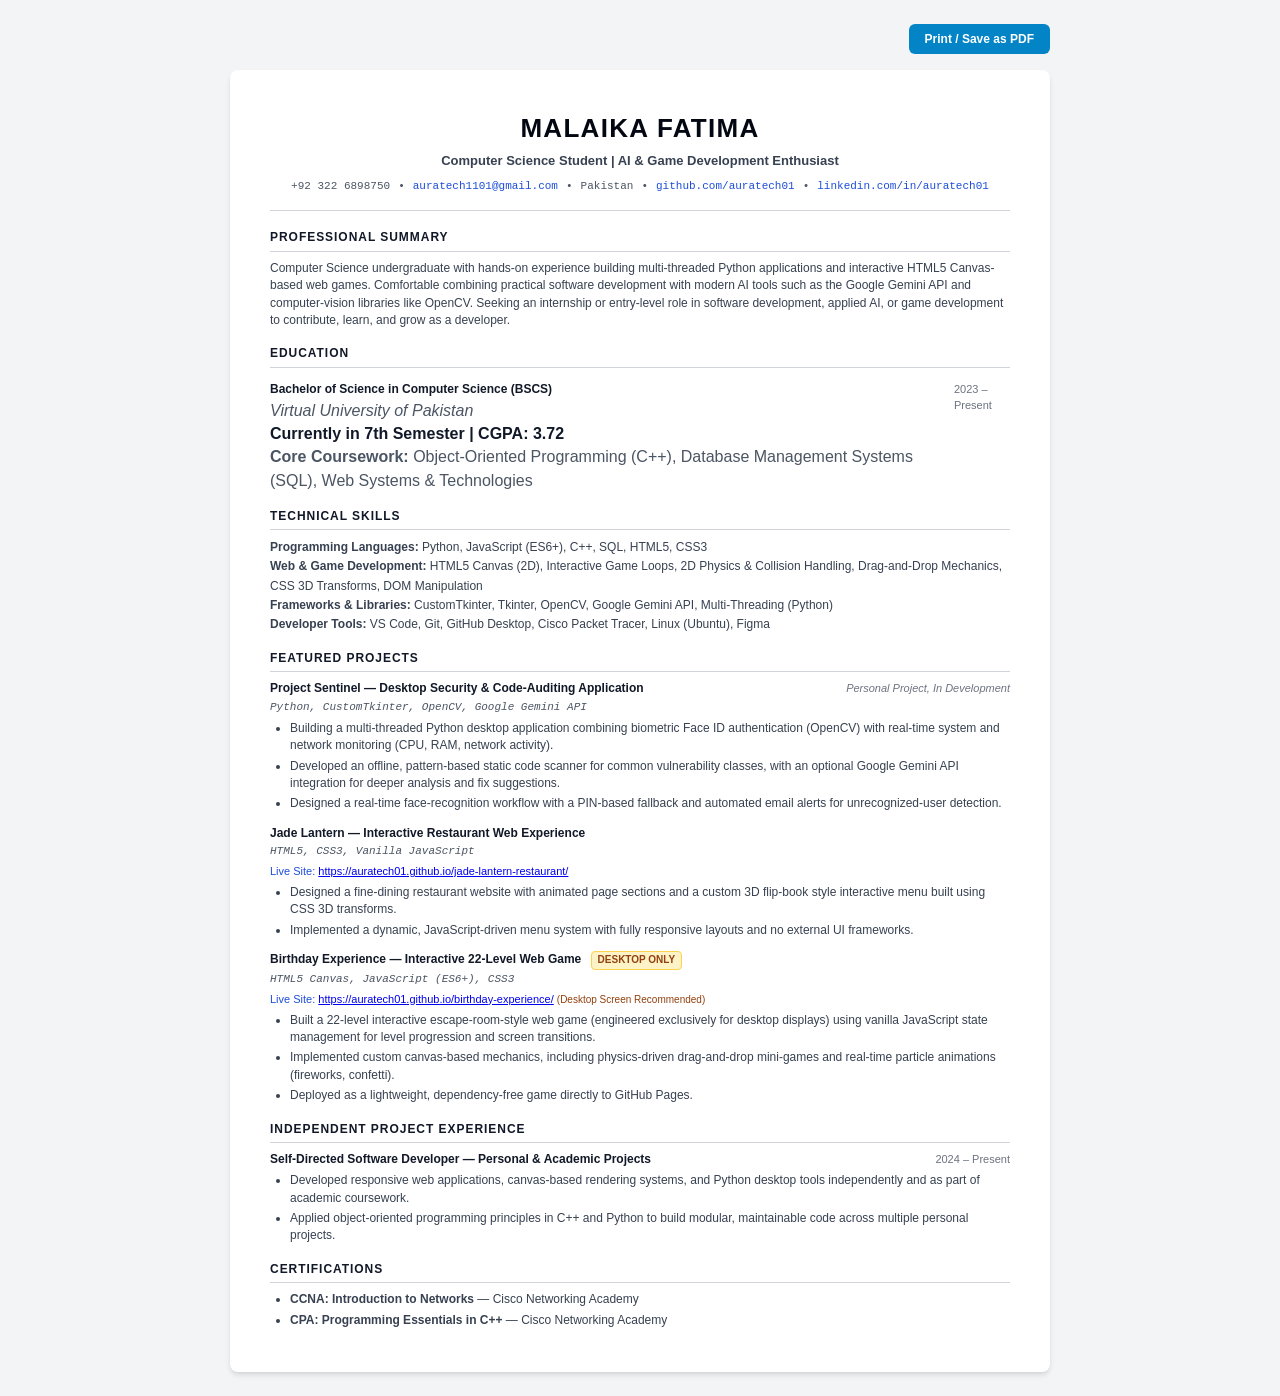
<file: public/Malaika_Fatima_Resume.html>
<!DOCTYPE html>
<html lang="en">
<head>
  <meta charset="UTF-8" />
  <meta name="viewport" content="width=device-width, initial-scale=1.0" />
  <title>Malaika Fatima - Resume</title>
  <style>
    * {
      box-sizing: border-box;
      margin: 0;
      padding: 0;
    }
    body {
      font-family: -apple-system, BlinkMacSystemFont, "Segoe UI", Roboto, Helvetica, Arial, sans-serif;
      color: #111827;
      background-color: #f3f4f6;
      line-height: 1.45;
      padding: 24px;
    }
    .page {
      max-width: 820px;
      margin: 0 auto;
      background: #ffffff;
      padding: 40px;
      border-radius: 8px;
      box-shadow: 0 4px 6px -1px rgba(0,0,0,0.1), 0 2px 4px -1px rgba(0,0,0,0.06);
    }
    .header {
      text-align: center;
      border-bottom: 1.5px solid #d1d5db;
      padding-bottom: 16px;
      margin-bottom: 18px;
    }
    h1 {
      font-size: 26px;
      letter-spacing: 0.05em;
      color: #030712;
      text-transform: uppercase;
      font-weight: 800;
    }
    .subtitle {
      font-size: 13px;
      font-weight: 600;
      color: #374151;
      margin-top: 4px;
    }
    .contact-bar {
      margin-top: 8px;
      font-size: 11px;
      color: #4b5563;
      font-family: monospace;
      display: flex;
      flex-wrap: wrap;
      justify-content: center;
      gap: 8px;
    }
    .contact-bar a {
      color: #1d4ed8;
      text-decoration: none;
    }
    .contact-bar a:hover {
      text-decoration: underline;
    }
    .section {
      margin-bottom: 16px;
    }
    .section-title {
      font-size: 12px;
      font-weight: 700;
      text-transform: uppercase;
      letter-spacing: 0.08em;
      color: #111827;
      border-bottom: 1px solid #d1d5db;
      padding-bottom: 4px;
      margin-bottom: 8px;
    }
    p, li {
      font-size: 12px;
      color: #374151;
    }
    ul {
      margin-left: 20px;
      margin-top: 4px;
    }
    li {
      margin-bottom: 3px;
    }
    .flex-row {
      display: flex;
      justify-content: space-between;
      align-items: baseline;
    }
    .project-header {
      margin-bottom: 2px;
    }
    .project-title {
      font-weight: 700;
      font-size: 12px;
      color: #111827;
    }
    .project-tech {
      font-size: 11px;
      font-style: italic;
      color: #4b5563;
      font-family: monospace;
      margin-bottom: 4px;
    }
    .badge {
      display: inline-block;
      font-size: 10px;
      font-weight: 700;
      background: #fef3c7;
      color: #92400e;
      border: 1px solid #fcd34d;
      padding: 1px 6px;
      border-radius: 4px;
      margin-left: 6px;
    }
    .btn-bar {
      max-width: 820px;
      margin: 0 auto 16px auto;
      display: flex;
      justify-content: flex-end;
      gap: 10px;
    }
    .btn {
      background: #0284c7;
      color: #fff;
      border: none;
      padding: 8px 16px;
      border-radius: 6px;
      font-weight: 600;
      font-size: 12px;
      cursor: pointer;
    }
    .btn:hover {
      background: #0369a1;
    }
    @media print {
      body {
        background: #fff !important;
        padding: 0 !important;
      }
      .page {
        box-shadow: none !important;
        border: none !important;
        padding: 0 !important;
        max-width: 100% !important;
      }
      .btn-bar {
        display: none !important;
      }
    }
  </style>
</head>
<body>
  <div class="btn-bar">
    <button class="btn" onclick="window.print()">Print / Save as PDF</button>
  </div>
  <div class="page">
    <div class="header">
      <h1>MALAIKA FATIMA</h1>
      <div class="subtitle">Computer Science Student | AI & Game Development Enthusiast</div>
      <div class="contact-bar">
        <span>+92 322 6898750</span>
        <span>•</span>
        <a href="mailto:auratech1101@gmail.com">auratech1101@gmail.com</a>
        <span>•</span>
        <span>Pakistan</span>
        <span>•</span>
        <a href="https://github.com/auratech01" target="_blank">github.com/auratech01</a>
        <span>•</span>
        <a href="https://linkedin.com/in/auratech01" target="_blank">linkedin.com/in/auratech01</a>
      </div>
    </div>

    <div class="section">
      <div class="section-title">PROFESSIONAL SUMMARY</div>
      <p>Computer Science undergraduate with hands-on experience building multi-threaded Python applications and interactive HTML5 Canvas-based web games. Comfortable combining practical software development with modern AI tools such as the Google Gemini API and computer-vision libraries like OpenCV. Seeking an internship or entry-level role in software development, applied AI, or game development to contribute, learn, and grow as a developer.</p>
    </div>

    <div class="section">
      <div class="section-title">EDUCATION</div>
      <div class="flex-row">
        <div>
          <strong style="font-size: 12px; color: #111827;">Bachelor of Science in Computer Science (BSCS)</strong><br />
          <span style="font-style: italic; color: #4b5563;">Virtual University of Pakistan</span><br />
          <strong style="color: #111827;">Currently in 7th Semester | CGPA: 3.72</strong><br />
          <span style="color: #4b5563;"><strong>Core Coursework:</strong> Object-Oriented Programming (C++), Database Management Systems (SQL), Web Systems & Technologies</span>
        </div>
        <span style="font-size: 11px; color: #6b7280; font-weight: 500;">2023 – Present</span>
      </div>
    </div>

    <div class="section">
      <div class="section-title">TECHNICAL SKILLS</div>
      <div style="font-size: 12px; line-height: 1.6;">
        <p><strong>Programming Languages:</strong> Python, JavaScript (ES6+), C++, SQL, HTML5, CSS3</p>
        <p><strong>Web & Game Development:</strong> HTML5 Canvas (2D), Interactive Game Loops, 2D Physics & Collision Handling, Drag-and-Drop Mechanics, CSS 3D Transforms, DOM Manipulation</p>
        <p><strong>Frameworks & Libraries:</strong> CustomTkinter, Tkinter, OpenCV, Google Gemini API, Multi-Threading (Python)</p>
        <p><strong>Developer Tools:</strong> VS Code, Git, GitHub Desktop, Cisco Packet Tracer, Linux (Ubuntu), Figma</p>
      </div>
    </div>

    <div class="section">
      <div class="section-title">FEATURED PROJECTS</div>
      
      <div style="margin-bottom: 12px;">
        <div class="flex-row project-header">
          <span class="project-title">Project Sentinel — Desktop Security & Code-Auditing Application</span>
          <span style="font-style: italic; color: #6b7280; font-size: 11px;">Personal Project, In Development</span>
        </div>
        <div class="project-tech">Python, CustomTkinter, OpenCV, Google Gemini API</div>
        <ul>
          <li>Building a multi-threaded Python desktop application combining biometric Face ID authentication (OpenCV) with real-time system and network monitoring (CPU, RAM, network activity).</li>
          <li>Developed an offline, pattern-based static code scanner for common vulnerability classes, with an optional Google Gemini API integration for deeper analysis and fix suggestions.</li>
          <li>Designed a real-time face-recognition workflow with a PIN-based fallback and automated email alerts for unrecognized-user detection.</li>
        </ul>
      </div>

      <div style="margin-bottom: 12px;">
        <div class="flex-row project-header">
          <span class="project-title">Jade Lantern — Interactive Restaurant Web Experience</span>
        </div>
        <div class="project-tech">HTML5, CSS3, Vanilla JavaScript</div>
        <div style="font-size: 11px; color: #1d4ed8; margin-bottom: 2px;">
          Live Site: <a href="https://auratech01.github.io/jade-lantern-restaurant/" target="_blank">https://auratech01.github.io/jade-lantern-restaurant/</a>
        </div>
        <ul>
          <li>Designed a fine-dining restaurant website with animated page sections and a custom 3D flip-book style interactive menu built using CSS 3D transforms.</li>
          <li>Implemented a dynamic, JavaScript-driven menu system with fully responsive layouts and no external UI frameworks.</li>
        </ul>
      </div>

      <div>
        <div class="flex-row project-header">
          <span class="project-title">Birthday Experience — Interactive 22-Level Web Game <span class="badge">DESKTOP ONLY</span></span>
        </div>
        <div class="project-tech">HTML5 Canvas, JavaScript (ES6+), CSS3</div>
        <div style="font-size: 11px; color: #1d4ed8; margin-bottom: 2px;">
          Live Site: <a href="https://auratech01.github.io/birthday-experience/" target="_blank">https://auratech01.github.io/birthday-experience/</a> <span style="color: #92400e; font-size: 10px;">(Desktop Screen Recommended)</span>
        </div>
        <ul>
          <li>Built a 22-level interactive escape-room-style web game (engineered exclusively for desktop displays) using vanilla JavaScript state management for level progression and screen transitions.</li>
          <li>Implemented custom canvas-based mechanics, including physics-driven drag-and-drop mini-games and real-time particle animations (fireworks, confetti).</li>
          <li>Deployed as a lightweight, dependency-free game directly to GitHub Pages.</li>
        </ul>
      </div>
    </div>

    <div class="section">
      <div class="section-title">INDEPENDENT PROJECT EXPERIENCE</div>
      <div class="flex-row" style="margin-bottom: 2px;">
        <strong style="font-size: 12px; color: #111827;">Self-Directed Software Developer — Personal & Academic Projects</strong>
        <span style="font-size: 11px; color: #6b7280;">2024 – Present</span>
      </div>
      <ul>
        <li>Developed responsive web applications, canvas-based rendering systems, and Python desktop tools independently and as part of academic coursework.</li>
        <li>Applied object-oriented programming principles in C++ and Python to build modular, maintainable code across multiple personal projects.</li>
      </ul>
    </div>

    <div class="section" style="margin-bottom: 0;">
      <div class="section-title">CERTIFICATIONS</div>
      <ul>
        <li><strong>CCNA: Introduction to Networks</strong> — Cisco Networking Academy</li>
        <li><strong>CPA: Programming Essentials in C++</strong> — Cisco Networking Academy</li>
      </ul>
    </div>
  </div>
</body>
</html>
</file>
